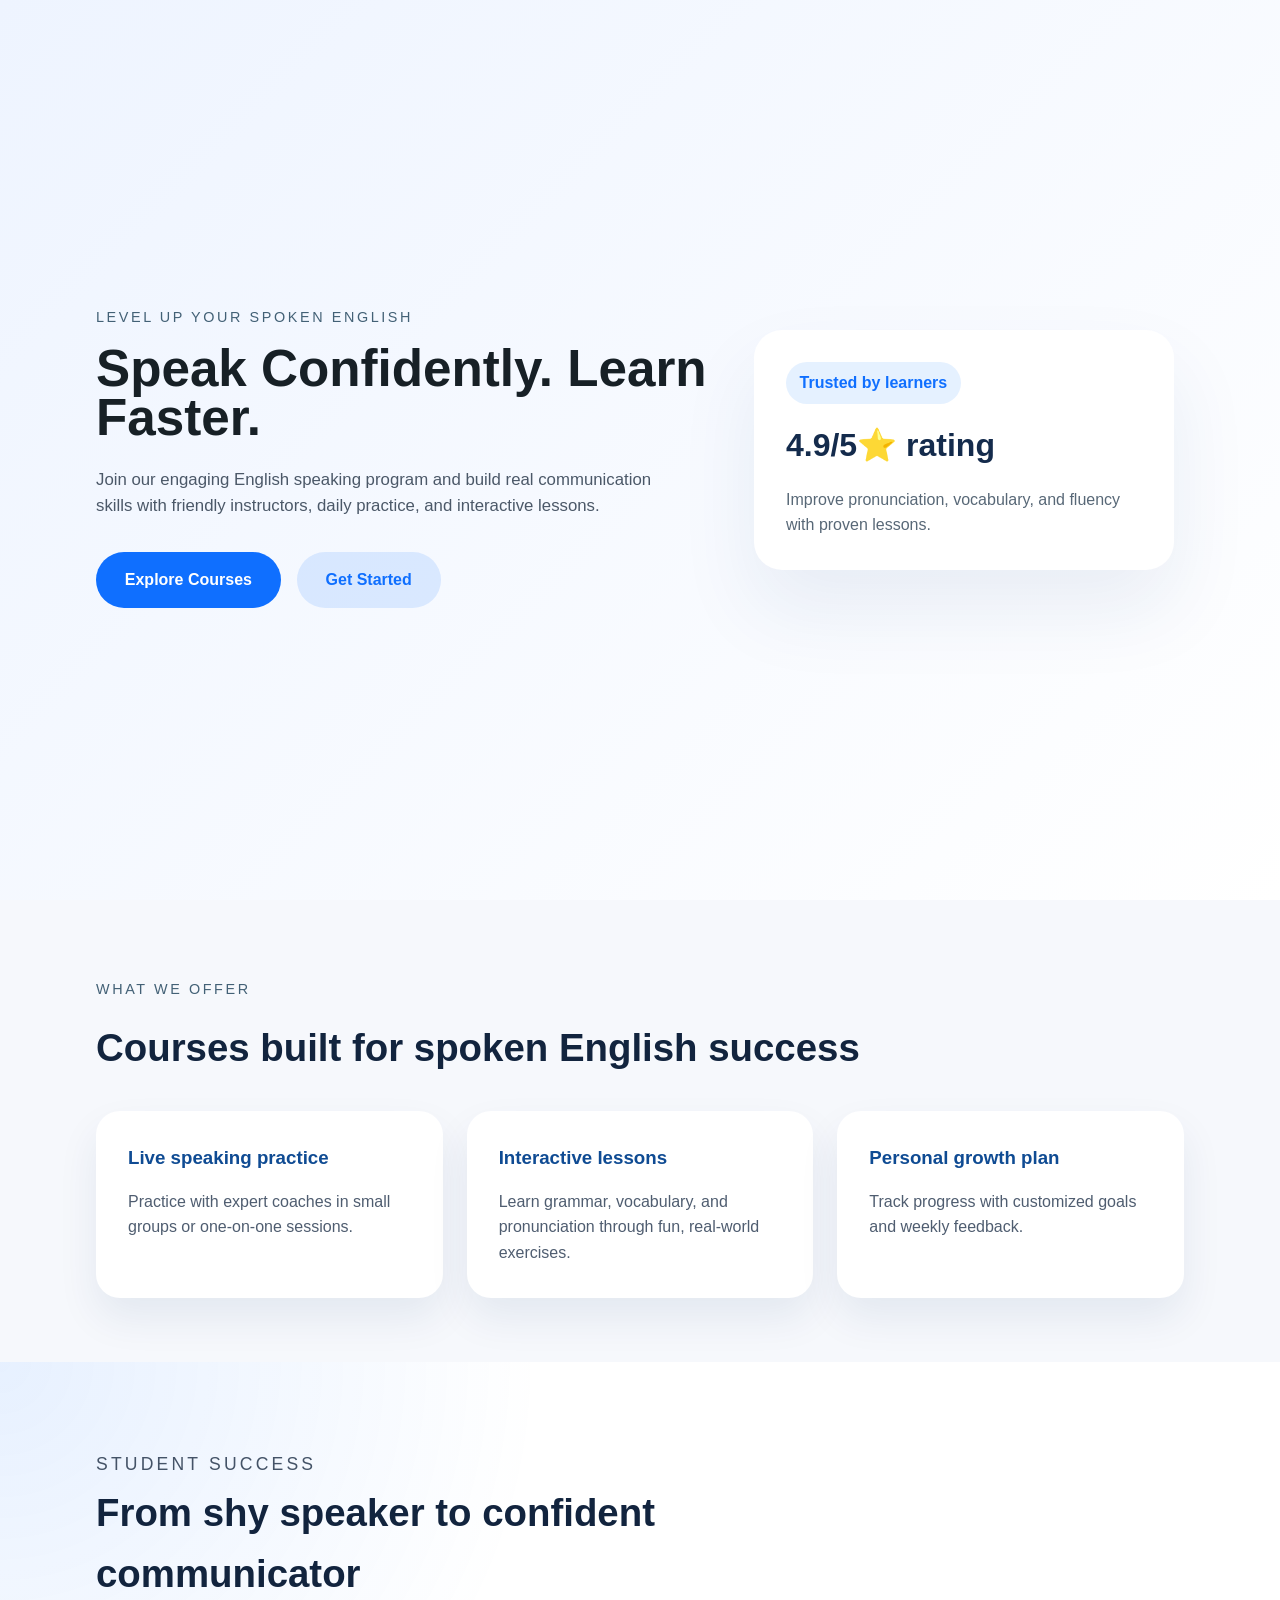
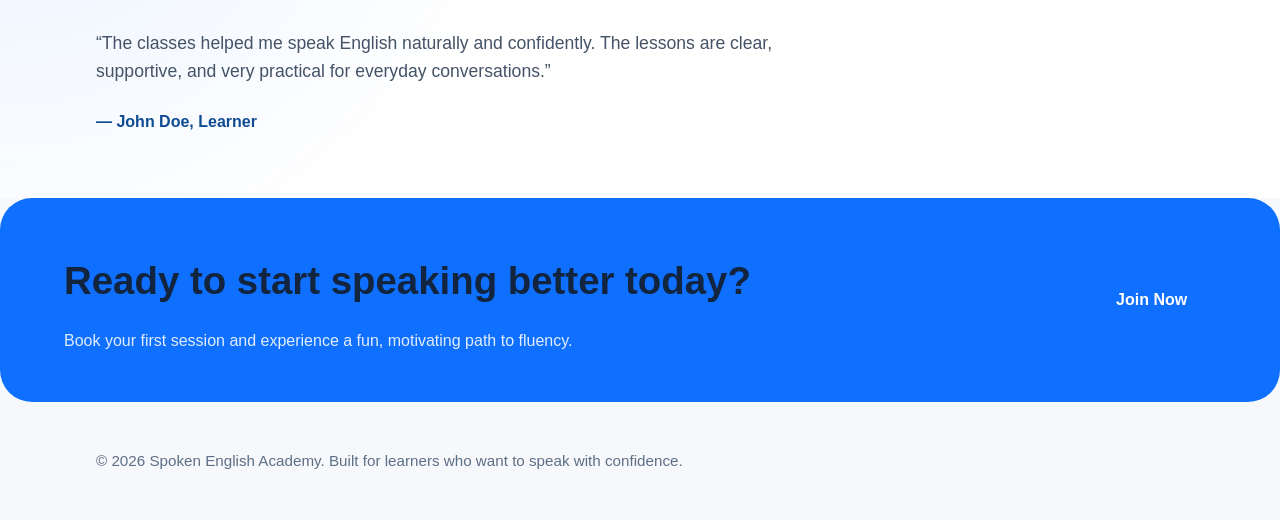
<file: index.html>
<!DOCTYPE html>
<html lang="en">
<head>
    <meta charset="UTF-8">
    <meta name="viewport" content="width=device-width, initial-scale=1.0">
    <title>Spoken English</title>
    <link rel="stylesheet" href="style.css">
</head>
<body>
    <header class="hero">
        <div class="hero-content">
            <p class="eyebrow">Level up your spoken English</p>
            <h1>Speak Confidently. Learn Faster.</h1>
            <p class="hero-copy">Join our engaging English speaking program and build real communication skills with friendly instructors, daily practice, and interactive lessons.</p>
            <div class="hero-actions">
                <a href="#courses" class="btn btn-primary">Explore Courses</a>
                <a href="#contact" class="btn btn-secondary">Get Started</a>
            </div>
        </div>
        <div class="hero-image">
            <div class="card">
                <span class="card-label">Trusted by learners</span>
                <h2>4.9/5⭐ rating</h2>
                <p>Improve pronunciation, vocabulary, and fluency with proven lessons.</p>
            </div>
        </div>
    </header>

    <section class="features" id="courses">
        <div class="section-header">
            <p class="section-subtitle">What we offer</p>
            <h2>Courses built for spoken English success</h2>
        </div>
        <div class="feature-grid">
            <article class="feature-card">
                <h3>Live speaking practice</h3>
                <p>Practice with expert coaches in small groups or one-on-one sessions.</p>
            </article>
            <article class="feature-card">
                <h3>Interactive lessons</h3>
                <p>Learn grammar, vocabulary, and pronunciation through fun, real-world exercises.</p>
            </article>
            <article class="feature-card">
                <h3>Personal growth plan</h3>
                <p>Track progress with customized goals and weekly feedback.</p>
            </article>
        </div>
    </section>

    <section class="testimonial">
        <div class="testimonial-text">
            <p class="section-subtitle">Student success</p>
            <h2>From shy speaker to confident communicator</h2>
            <p>“The classes helped me speak English naturally and confidently. The lessons are clear, supportive, and very practical for everyday conversations.”</p>
            <span class="testimonial-author">— John Doe, Learner</span>
        </div>
    </section>

    <section class="cta" id="contact">
        <div>
            <h2>Ready to start speaking better today?</h2>
            <p>Book your first session and experience a fun, motivating path to fluency.</p>
        </div>
        <a href="#" class="btn btn-primary">Join Now</a>
    </section>

    <footer class="footer">
        <p>© 2026 Spoken English Academy. Built for learners who want to speak with confidence.</p>
    </footer>
</body>
</html>
</file>
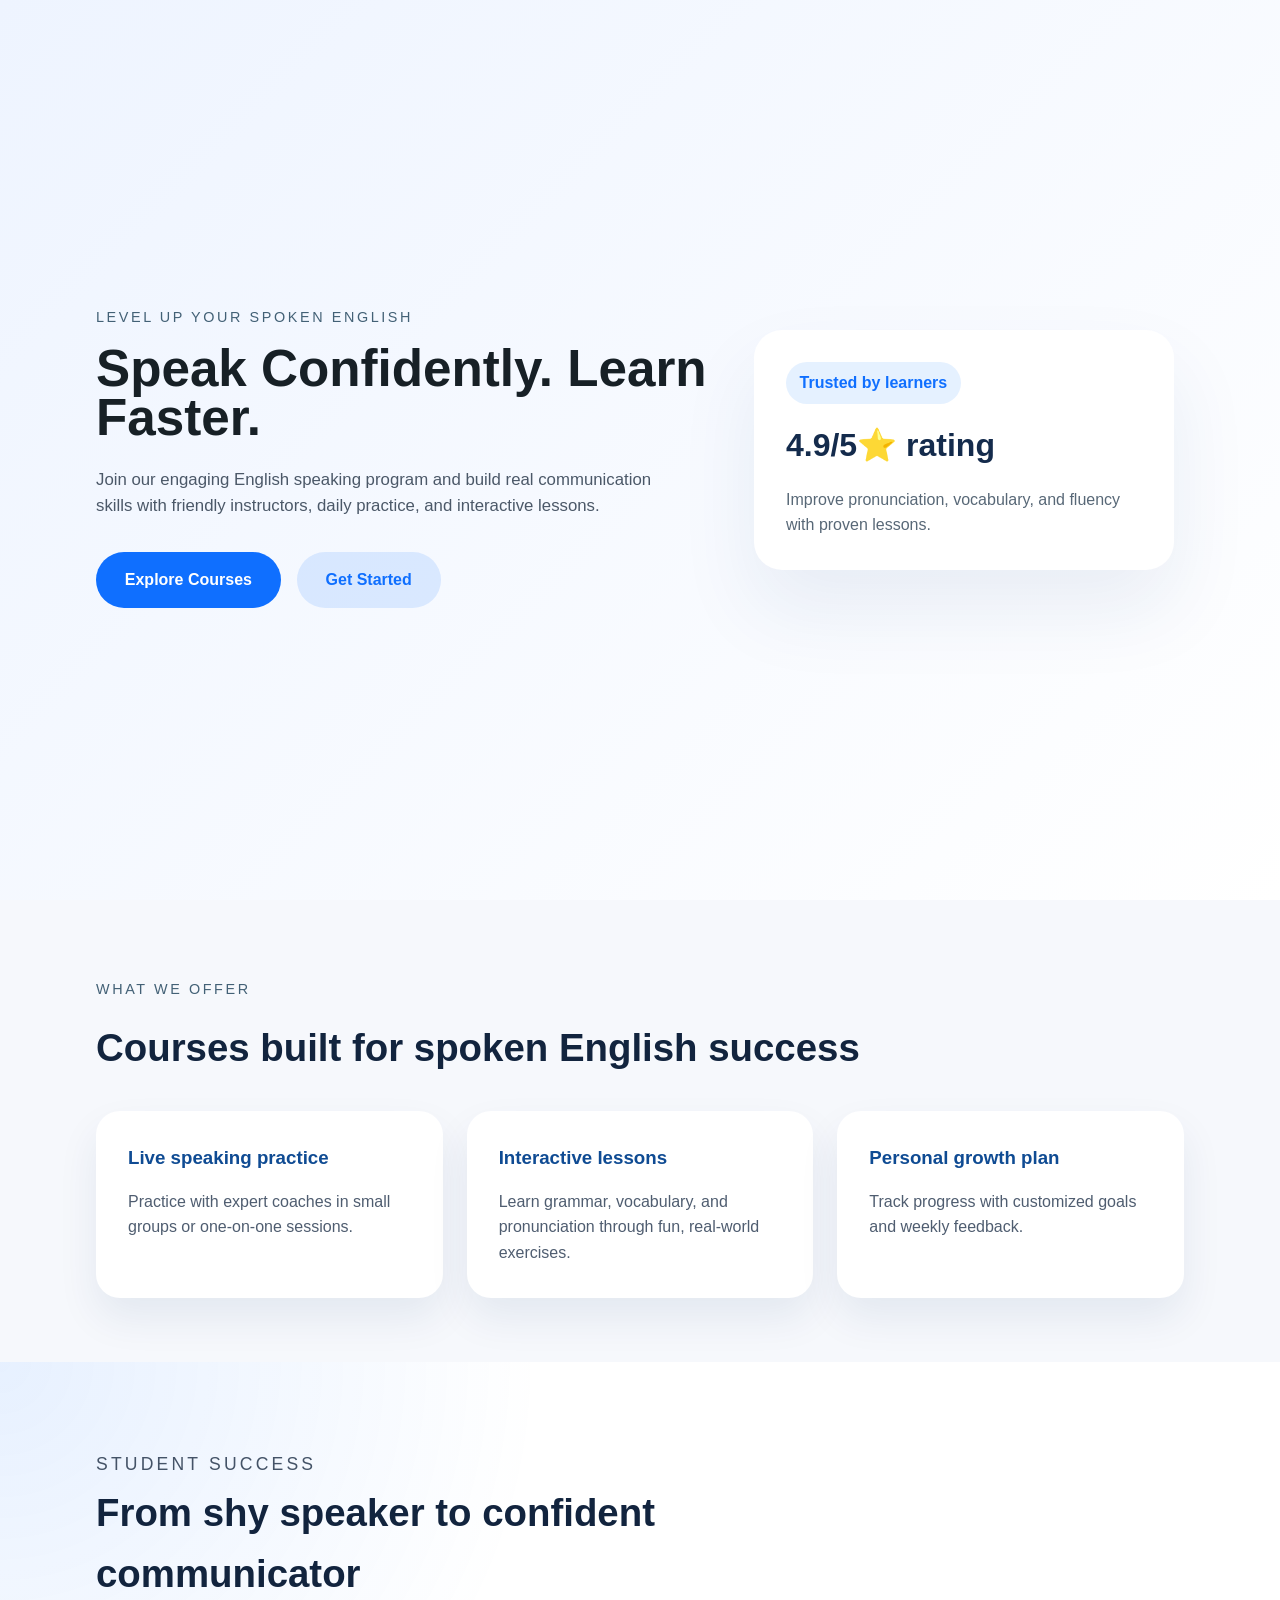
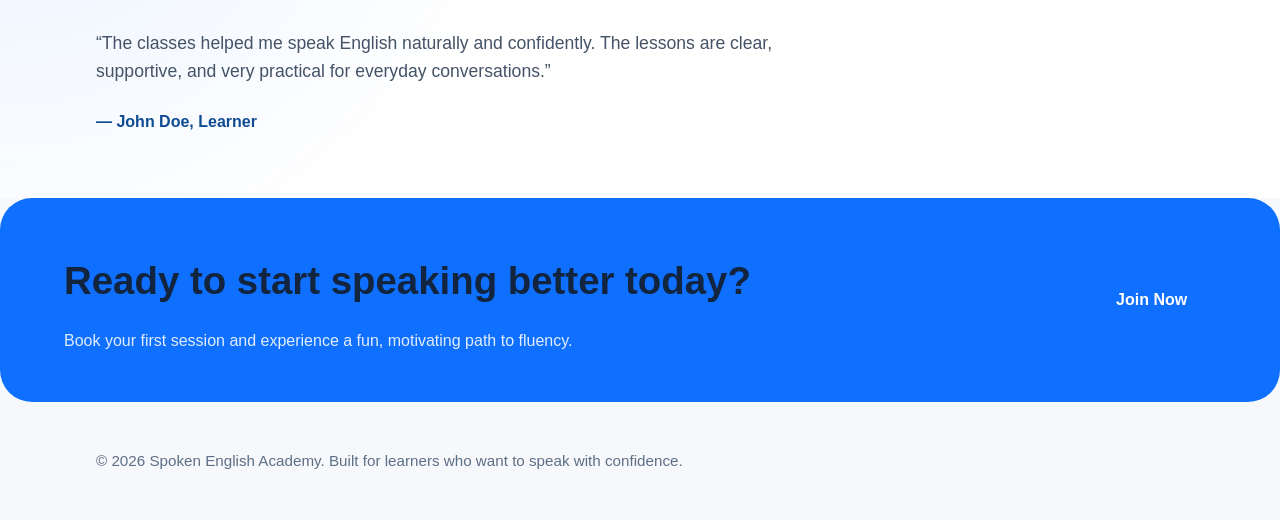
<file: Practice1.html>
<!DOCTYPE html>
<html lang="en">
<head>
    <meta charset="UTF-8">
    <meta name="viewport" content="width=device-width, initial-scale=1.0">
    <title>Spoken English</title>
    <link rel="stylesheet" href="Practice1.css">
</head>
<body>
    <header class="hero">
        <div class="hero-content">
            <p class="eyebrow">Level up your spoken English</p>
            <h1>Speak Confidently. Learn Faster.</h1>
            <p class="hero-copy">Join our engaging English speaking program and build real communication skills with friendly instructors, daily practice, and interactive lessons.</p>
            <div class="hero-actions">
                <a href="#courses" class="btn btn-primary">Explore Courses</a>
                <a href="#contact" class="btn btn-secondary">Get Started</a>
            </div>
        </div>
        <div class="hero-image">
            <div class="card">
                <span class="card-label">Trusted by learners</span>
                <h2>4.9/5⭐ rating</h2>
                <p>Improve pronunciation, vocabulary, and fluency with proven lessons.</p>
            </div>
        </div>
    </header>

    <section class="features" id="courses">
        <div class="section-header">
            <p class="section-subtitle">What we offer</p>
            <h2>Courses built for spoken English success</h2>
        </div>
        <div class="feature-grid">
            <article class="feature-card">
                <h3>Live speaking practice</h3>
                <p>Practice with expert coaches in small groups or one-on-one sessions.</p>
            </article>
            <article class="feature-card">
                <h3>Interactive lessons</h3>
                <p>Learn grammar, vocabulary, and pronunciation through fun, real-world exercises.</p>
            </article>
            <article class="feature-card">
                <h3>Personal growth plan</h3>
                <p>Track progress with customized goals and weekly feedback.</p>
            </article>
        </div>
    </section>

    <section class="testimonial">
        <div class="testimonial-text">
            <p class="section-subtitle">Student success</p>
            <h2>From shy speaker to confident communicator</h2>
            <p>“The classes helped me speak English naturally and confidently. The lessons are clear, supportive, and very practical for everyday conversations.”</p>
            <span class="testimonial-author">— John Doe, Learner</span>
        </div>
    </section>

    <section class="cta" id="contact">
        <div>
            <h2>Ready to start speaking better today?</h2>
            <p>Book your first session and experience a fun, motivating path to fluency.</p>
        </div>
        <a href="#" class="btn btn-primary">Join Now</a>
    </section>

    <footer class="footer">
        <p>© 2026 Spoken English Academy. Built for learners who want to speak with confidence.</p>
    </footer>
</body>
</html>
</file>
<file: style.css>
/* Global styles */
:root {
    color-scheme: light;
    font-family: "Segoe UI", Tahoma, Geneva, Verdana, sans-serif;
    background: #f6f8fc;
    color: #172026;
}

* {
    box-sizing: border-box;
}

html {
    scroll-behavior: smooth;
}

body {
    margin: 0;
    padding: 0;
    line-height: 1.6;
}

a {
    text-decoration: none;
}

button,
.btn {
    display: inline-flex;
    align-items: center;
    justify-content: center;
    border: none;
    border-radius: 999px;
    padding: 0.95rem 1.8rem;
    font-weight: 700;
    transition: transform 0.2s ease, background-color 0.2s ease;
}

.btn:hover {
    transform: translateY(-1px);
}

.btn-primary {
    background: #0f6fff;
    color: white;
}

.btn-secondary {
    background: rgba(15, 111, 255, 0.12);
    color: #0f6fff;
}

.hero {
    min-height: 100vh;
    display: grid;
    grid-template-columns: 1.4fr 1fr;
    align-items: center;
    gap: 2rem;
    padding: 4rem 6rem;
    background: linear-gradient(135deg, #eef4ff 0%, #ffffff 100%);
}

.hero-content {
    max-width: 620px;
}

.eyebrow,
.section-subtitle {
    text-transform: uppercase;
    letter-spacing: 0.18em;
    color: #436176;
    font-size: 0.9rem;
    margin-bottom: 1rem;
}

.hero h1 {
    font-size: clamp(2.5rem, 4vw, 4.2rem);
    margin: 0;
    line-height: 0.95;
}

.hero-copy {
    font-size: 1.05rem;
    max-width: 560px;
    margin: 1.5rem 0 2rem;
    color: #4b5868;
}

.hero-actions {
    display: flex;
    flex-wrap: wrap;
    gap: 1rem;
}

.hero-image {
    display: flex;
    align-items: center;
    justify-content: center;
}

.card {
    width: 100%;
    max-width: 420px;
    background: white;
    border-radius: 28px;
    padding: 2rem;
    box-shadow: 0 40px 80px rgba(31, 64, 125, 0.08);
}

.card-label {
    display: inline-block;
    background: #e5f1ff;
    color: #0f6fff;
    padding: 0.5rem 0.85rem;
    border-radius: 999px;
    font-weight: 700;
    margin-bottom: 1rem;
}

.card h2 {
    margin: 0;
    font-size: 2rem;
    color: #142b4c;
}

.card p {
    margin: 1rem 0 0;
    color: #586877;
}

.features,
.testimonial,
.cta {
    padding: 4rem 6rem;
}

.section-header h2,
.testimonial-text h2,
.cta h2 {
    font-size: clamp(2rem, 3vw, 3rem);
    margin: 0.25rem 0 1rem;
    color: #12243e;
}

.feature-grid {
    display: grid;
    grid-template-columns: repeat(3, minmax(0, 1fr));
    gap: 1.5rem;
    margin-top: 2rem;
}

.feature-card {
    background: white;
    border-radius: 24px;
    padding: 2rem;
    box-shadow: 0 20px 40px rgba(15, 49, 96, 0.08);
}

.feature-card h3 {
    margin: 0 0 1rem;
    color: #0f4b93;
}

.feature-card p {
    margin: 0;
    color: #4f5d70;
}

.testimonial {
    background: radial-gradient(circle at top left, rgba(15, 111, 255, 0.1), transparent 40%), #ffffff;
}

.testimonial-text {
    max-width: 760px;
}

.testimonial-text p {
    font-size: 1.1rem;
    margin: 1.5rem 0 0;
    color: #445367;
}

.testimonial-author {
    display: block;
    margin-top: 1.5rem;
    font-weight: 700;
    color: #0f4b93;
}

.cta {
    display: flex;
    justify-content: space-between;
    align-items: center;
    gap: 2rem;
    background: #0f6fff;
    color: white;
    border-radius: 32px;
    padding: 3rem 4rem;
}

.cta p {
    max-width: 520px;
    margin: 0.75rem 0 0;
    color: rgba(255, 255, 255, 0.88);
}

.footer {
    padding: 2rem 6rem;
    color: #5c6f85;
    font-size: 0.95rem;
}

@media (max-width: 960px) {
    .hero,
    .features,
    .testimonial,
    .cta,
    .footer {
        padding-left: 2rem;
        padding-right: 2rem;
    }

    .hero {
        grid-template-columns: 1fr;
        text-align: center;
    }

    .hero-image {
        margin-top: 2rem;
    }

    .hero-actions {
        justify-content: center;
    }

    .cta {
        flex-direction: column;
        text-align: center;
    }
}

@media (max-width: 720px) {
    .hero {
        padding-top: 3rem;
        padding-bottom: 3rem;
    }

    .feature-grid {
        grid-template-columns: 1fr;
    }

    .card {
        padding: 1.75rem;
    }
}
</file>
<file: Practice1.css>
/* Global styles */
:root {
    color-scheme: light;
    font-family: "Segoe UI", Tahoma, Geneva, Verdana, sans-serif;
    background: #f6f8fc;
    color: #172026;
}

* {
    box-sizing: border-box;
}

html {
    scroll-behavior: smooth;
}

body {
    margin: 0;
    padding: 0;
    line-height: 1.6;
}

a {
    text-decoration: none;
}

button,
.btn {
    display: inline-flex;
    align-items: center;
    justify-content: center;
    border: none;
    border-radius: 999px;
    padding: 0.95rem 1.8rem;
    font-weight: 700;
    transition: transform 0.2s ease, background-color 0.2s ease;
}

.btn:hover {
    transform: translateY(-1px);
}

.btn-primary {
    background: #0f6fff;
    color: white;
}

.btn-secondary {
    background: rgba(15, 111, 255, 0.12);
    color: #0f6fff;
}

.hero {
    min-height: 100vh;
    display: grid;
    grid-template-columns: 1.4fr 1fr;
    align-items: center;
    gap: 2rem;
    padding: 4rem 6rem;
    background: linear-gradient(135deg, #eef4ff 0%, #ffffff 100%);
}

.hero-content {
    max-width: 620px;
}

.eyebrow,
.section-subtitle {
    text-transform: uppercase;
    letter-spacing: 0.18em;
    color: #436176;
    font-size: 0.9rem;
    margin-bottom: 1rem;
}

.hero h1 {
    font-size: clamp(2.5rem, 4vw, 4.2rem);
    margin: 0;
    line-height: 0.95;
}

.hero-copy {
    font-size: 1.05rem;
    max-width: 560px;
    margin: 1.5rem 0 2rem;
    color: #4b5868;
}

.hero-actions {
    display: flex;
    flex-wrap: wrap;
    gap: 1rem;
}

.hero-image {
    display: flex;
    align-items: center;
    justify-content: center;
}

.card {
    width: 100%;
    max-width: 420px;
    background: white;
    border-radius: 28px;
    padding: 2rem;
    box-shadow: 0 40px 80px rgba(31, 64, 125, 0.08);
}

.card-label {
    display: inline-block;
    background: #e5f1ff;
    color: #0f6fff;
    padding: 0.5rem 0.85rem;
    border-radius: 999px;
    font-weight: 700;
    margin-bottom: 1rem;
}

.card h2 {
    margin: 0;
    font-size: 2rem;
    color: #142b4c;
}

.card p {
    margin: 1rem 0 0;
    color: #586877;
}

.features,
.testimonial,
.cta {
    padding: 4rem 6rem;
}

.section-header h2,
.testimonial-text h2,
.cta h2 {
    font-size: clamp(2rem, 3vw, 3rem);
    margin: 0.25rem 0 1rem;
    color: #12243e;
}

.feature-grid {
    display: grid;
    grid-template-columns: repeat(3, minmax(0, 1fr));
    gap: 1.5rem;
    margin-top: 2rem;
}

.feature-card {
    background: white;
    border-radius: 24px;
    padding: 2rem;
    box-shadow: 0 20px 40px rgba(15, 49, 96, 0.08);
}

.feature-card h3 {
    margin: 0 0 1rem;
    color: #0f4b93;
}

.feature-card p {
    margin: 0;
    color: #4f5d70;
}

.testimonial {
    background: radial-gradient(circle at top left, rgba(15, 111, 255, 0.1), transparent 40%), #ffffff;
}

.testimonial-text {
    max-width: 760px;
}

.testimonial-text p {
    font-size: 1.1rem;
    margin: 1.5rem 0 0;
    color: #445367;
}

.testimonial-author {
    display: block;
    margin-top: 1.5rem;
    font-weight: 700;
    color: #0f4b93;
}

.cta {
    display: flex;
    justify-content: space-between;
    align-items: center;
    gap: 2rem;
    background: #0f6fff;
    color: white;
    border-radius: 32px;
    padding: 3rem 4rem;
}

.cta p {
    max-width: 520px;
    margin: 0.75rem 0 0;
    color: rgba(255, 255, 255, 0.88);
}

.footer {
    padding: 2rem 6rem;
    color: #5c6f85;
    font-size: 0.95rem;
}

@media (max-width: 960px) {
    .hero,
    .features,
    .testimonial,
    .cta,
    .footer {
        padding-left: 2rem;
        padding-right: 2rem;
    }

    .hero {
        grid-template-columns: 1fr;
        text-align: center;
    }

    .hero-image {
        margin-top: 2rem;
    }

    .hero-actions {
        justify-content: center;
    }

    .cta {
        flex-direction: column;
        text-align: center;
    }
}

@media (max-width: 720px) {
    .hero {
        padding-top: 3rem;
        padding-bottom: 3rem;
    }

    .feature-grid {
        grid-template-columns: 1fr;
    }

    .card {
        padding: 1.75rem;
    }
}
</file>
